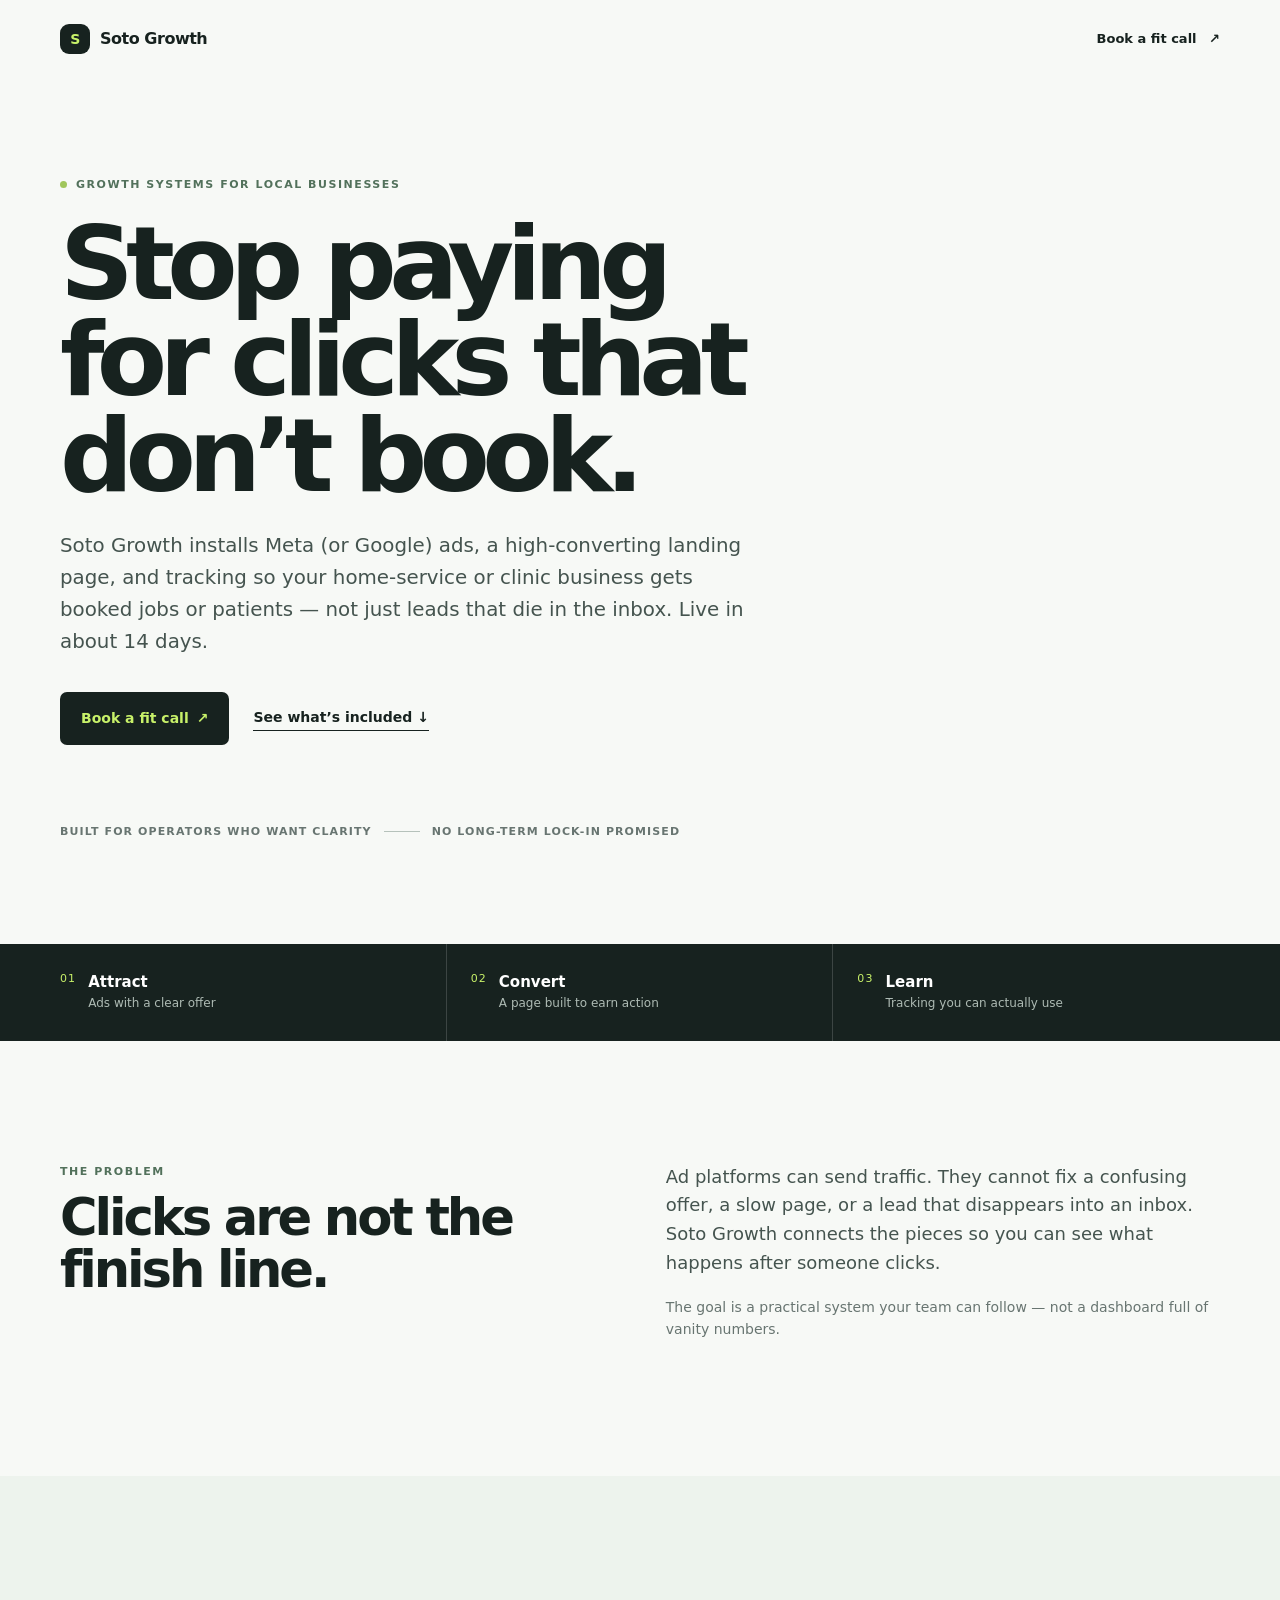
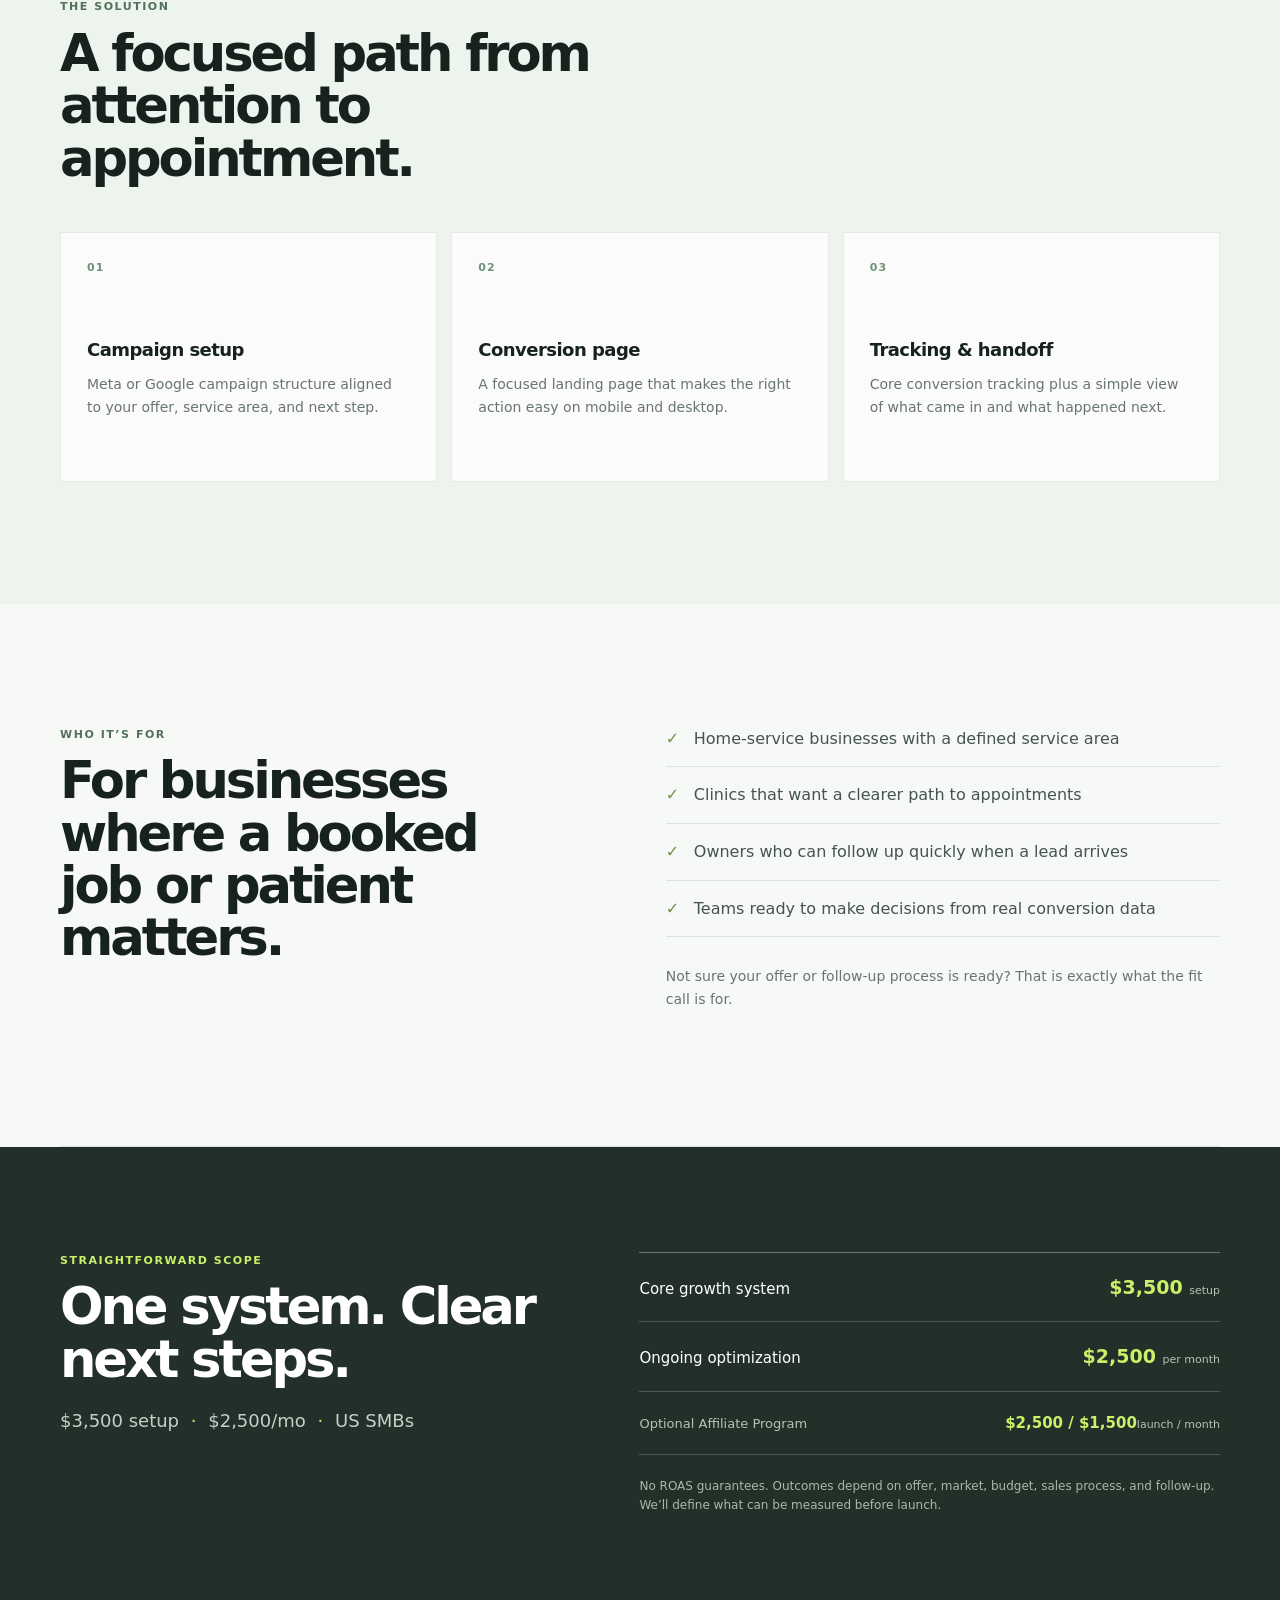
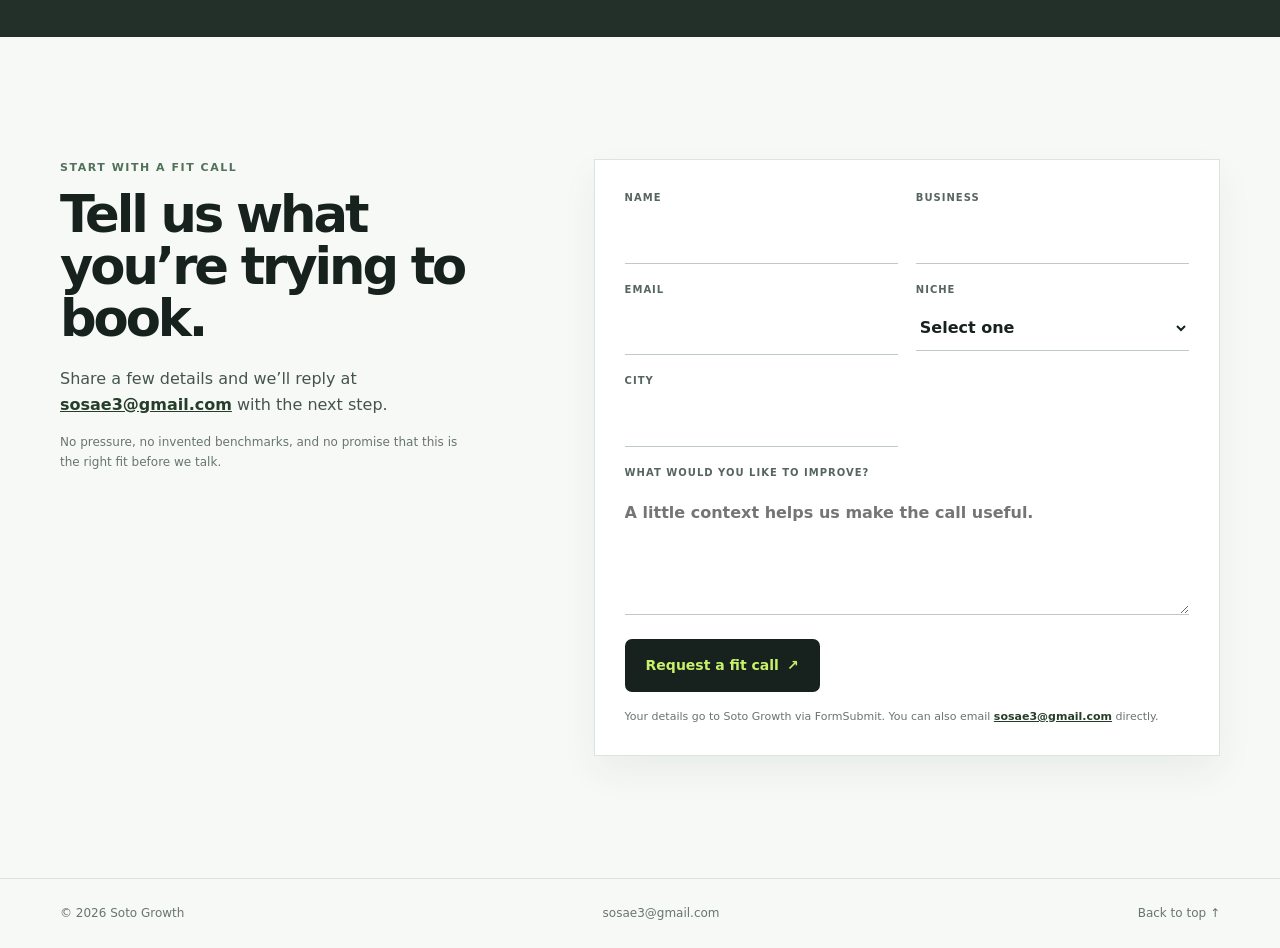
<file: index.html>
<!doctype html>
<html lang="en">
<head>
  <meta charset="utf-8">
  <meta name="viewport" content="width=device-width, initial-scale=1">
  <meta name="description" content="Soto Growth installs ads, landing pages, and tracking for home-service and clinic businesses.">
  <title>Soto Growth — Booked jobs, not dead leads</title>
  <link rel="stylesheet" href="styles.css">
</head>
<body>
  <header class="site-header">
    <a class="brand" href="#top" aria-label="Soto Growth home">
      <span class="brand-mark">S</span>
      <span>Soto Growth</span>
    </a>
    <a class="header-link" href="#fit-call">Book a fit call <span aria-hidden="true">↗</span></a>
  </header>

  <main id="top">
    <section class="hero wrap">
      <div class="eyebrow"><span class="eyebrow-dot"></span> Growth systems for local businesses</div>
      <h1>Stop paying for clicks that don’t book.</h1>
      <p class="hero-copy">Soto Growth installs Meta (or Google) ads, a high-converting landing page, and tracking so your home-service or clinic business gets booked jobs or patients — not just leads that die in the inbox. Live in about 14 days.</p>
      <div class="hero-actions">
        <a class="button button-primary" href="#fit-call">Book a fit call <span aria-hidden="true">↗</span></a>
        <a class="text-link" href="#how-it-works">See what’s included <span aria-hidden="true">↓</span></a>
      </div>
      <div class="trust-line"><span>Built for operators who want clarity</span><span class="line"></span><span>No long-term lock-in promised</span></div>
    </section>

    <section class="signal-band" aria-label="Soto Growth approach">
      <div class="wrap signal-grid">
        <div><span class="signal-number">01</span><strong>Attract</strong><span>Ads with a clear offer</span></div>
        <div><span class="signal-number">02</span><strong>Convert</strong><span>A page built to earn action</span></div>
        <div><span class="signal-number">03</span><strong>Learn</strong><span>Tracking you can actually use</span></div>
      </div>
    </section>

    <section class="section wrap two-col" id="how-it-works">
      <div>
        <p class="kicker">The problem</p>
        <h2>Clicks are not the finish line.</h2>
      </div>
      <div class="section-copy">
        <p>Ad platforms can send traffic. They cannot fix a confusing offer, a slow page, or a lead that disappears into an inbox. Soto Growth connects the pieces so you can see what happens after someone clicks.</p>
        <p class="muted">The goal is a practical system your team can follow — not a dashboard full of vanity numbers.</p>
      </div>
    </section>

    <section class="section section-tint">
      <div class="wrap">
        <p class="kicker">The solution</p>
        <h2>A focused path from attention to appointment.</h2>
        <div class="cards">
          <article class="card"><span class="card-index">01</span><h3>Campaign setup</h3><p>Meta or Google campaign structure aligned to your offer, service area, and next step.</p></article>
          <article class="card"><span class="card-index">02</span><h3>Conversion page</h3><p>A focused landing page that makes the right action easy on mobile and desktop.</p></article>
          <article class="card"><span class="card-index">03</span><h3>Tracking & handoff</h3><p>Core conversion tracking plus a simple view of what came in and what happened next.</p></article>
        </div>
      </div>
    </section>

    <section class="section wrap two-col who-section">
      <div>
        <p class="kicker">Who it’s for</p>
        <h2>For businesses where a booked job or patient matters.</h2>
      </div>
      <div class="section-copy">
        <ul class="check-list">
          <li>Home-service businesses with a defined service area</li>
          <li>Clinics that want a clearer path to appointments</li>
          <li>Owners who can follow up quickly when a lead arrives</li>
          <li>Teams ready to make decisions from real conversion data</li>
        </ul>
        <p class="muted">Not sure your offer or follow-up process is ready? That is exactly what the fit call is for.</p>
      </div>
    </section>

    <section class="section pricing-section">
      <div class="wrap pricing-layout">
        <div>
          <p class="kicker">Straightforward scope</p>
          <h2>One system. Clear next steps.</h2>
          <p class="section-copy">$3,500 setup <span class="dot-separator">·</span> $2,500/mo <span class="dot-separator">·</span> US SMBs</p>
        </div>
        <div class="price-card">
          <div class="price-row"><span>Core growth system</span><strong>$3,500 <small>setup</small></strong></div>
          <div class="price-row"><span>Ongoing optimization</span><strong>$2,500 <small>per month</small></strong></div>
          <div class="price-row optional"><span>Optional Affiliate Program</span><strong>$2,500 / $1,500<small>launch / month</small></strong></div>
          <p class="fine-print">No ROAS guarantees. Outcomes depend on offer, market, budget, sales process, and follow-up. We’ll define what can be measured before launch.</p>
        </div>
      </div>
    </section>

    <section class="section wrap fit-section" id="fit-call">
      <div class="fit-intro">
        <p class="kicker">Start with a fit call</p>
        <h2>Tell us what you’re trying to book.</h2>
        <p>Share a few details and we’ll reply at <a href="mailto:sosae3@gmail.com">sosae3@gmail.com</a> with the next step.</p>
        <p class="muted small">No pressure, no invented benchmarks, and no promise that this is the right fit before we talk.</p>
      </div>
      <form class="fit-form" action="https://formsubmit.co/sosae3@gmail.com" method="POST">
        <input type="hidden" name="_subject" value="New Soto Growth fit-call request">
        <input type="hidden" name="_next" value="https://sotoe3.github.io/soto-growth/thanks.html">
        <input type="hidden" name="_template" value="table">
        <input type="text" name="_honey" tabindex="-1" autocomplete="off" class="honeypot" aria-hidden="true">
        <div class="field-grid">
          <label> name <input type="text" name="name" autocomplete="name" required></label>
          <label> business <input type="text" name="business" autocomplete="organization" required></label>
          <label> email <input type="email" name="email" autocomplete="email" required></label>
          <label> niche
            <select name="niche" required>
              <option value="" selected disabled>Select one</option>
              <option>Home services</option>
              <option>Clinic</option>
              <option>Other</option>
            </select>
          </label>
          <label> city <input type="text" name="city" autocomplete="address-level2" required></label>
          <label class="full-width"> what would you like to improve? <textarea name="notes" rows="4" placeholder="A little context helps us make the call useful."></textarea></label>
        </div>
        <button class="button button-primary" type="submit">Request a fit call <span aria-hidden="true">↗</span></button>
        <p class="form-note">Your details go to Soto Growth via FormSubmit. You can also email <a href="mailto:sosae3@gmail.com">sosae3@gmail.com</a> directly.</p>
      </form>
    </section>
  </main>

  <footer class="site-footer">
    <div class="wrap footer-inner"><span>© 2026 Soto Growth</span><a href="mailto:sosae3@gmail.com">sosae3@gmail.com</a><a href="#top">Back to top ↑</a></div>
  </footer>
</body>
</html>
</file>
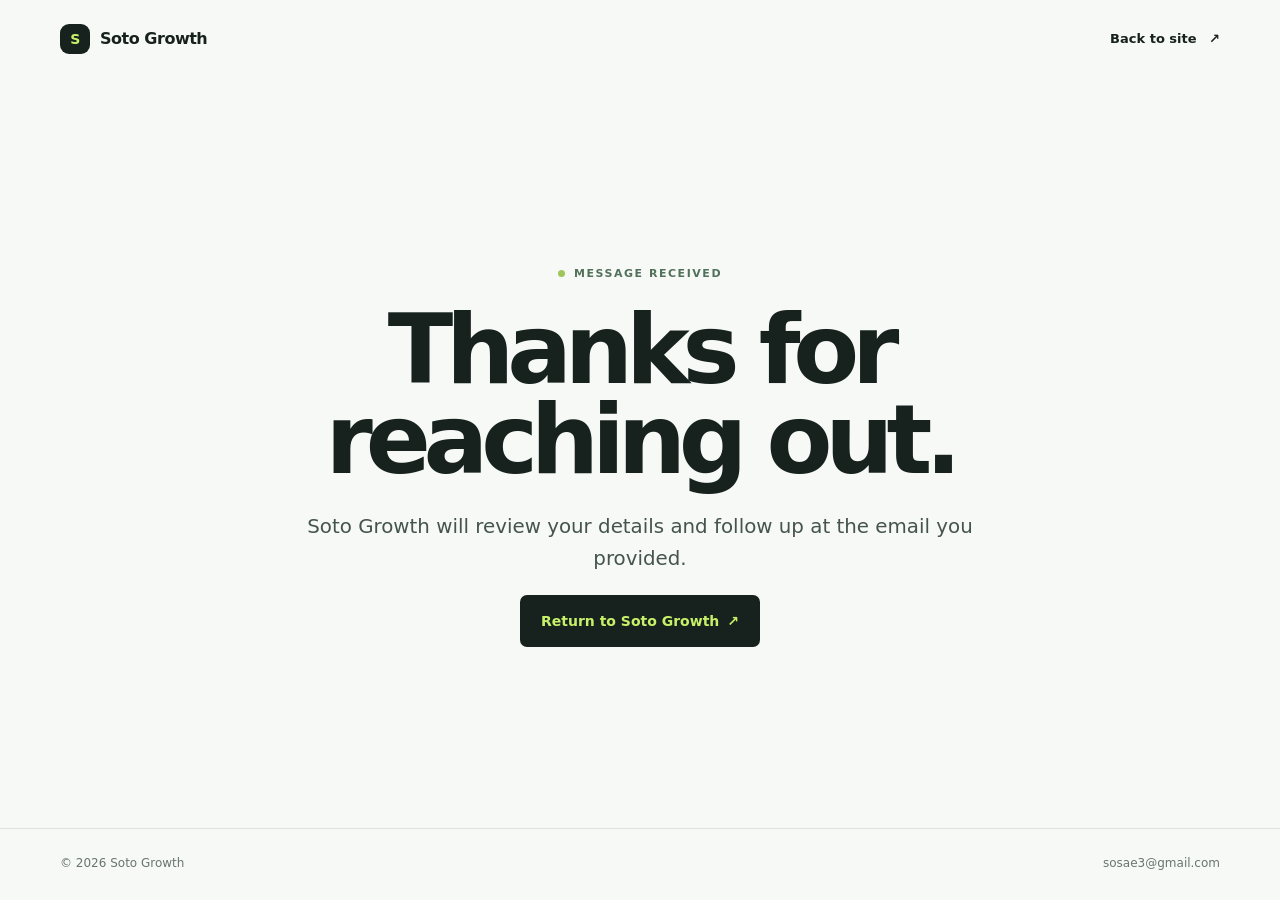
<file: thanks.html>
<!doctype html>
<html lang="en">
<head>
  <meta charset="utf-8">
  <meta name="viewport" content="width=device-width, initial-scale=1">
  <meta name="description" content="Thanks for contacting Soto Growth.">
  <title>Thanks — Soto Growth</title>
  <link rel="stylesheet" href="styles.css">
</head>
<body>
  <header class="site-header"><a class="brand" href="index.html"><span class="brand-mark">S</span><span>Soto Growth</span></a><a class="header-link" href="index.html">Back to site <span aria-hidden="true">↗</span></a></header>
  <main class="wrap" style="min-height: calc(100vh - 150px); display: grid; place-items: center; text-align: center;">
    <section>
      <div class="eyebrow" style="justify-content: center;"><span class="eyebrow-dot"></span> Message received</div>
      <h1 style="font-size: clamp(3rem, 9vw, 6rem); margin-inline: auto;">Thanks for reaching out.</h1>
      <p class="hero-copy" style="margin-inline: auto;">Soto Growth will review your details and follow up at the email you provided.</p>
      <a class="button button-primary" href="index.html">Return to Soto Growth <span aria-hidden="true">↗</span></a>
    </section>
  </main>
  <footer class="site-footer"><div class="wrap footer-inner"><span>© 2026 Soto Growth</span><a href="mailto:sosae3@gmail.com">sosae3@gmail.com</a></div></footer>
</body>
</html>
</file>
<file: styles.css>
:root {
  --ink: #17221f;
  --muted: #687571;
  --line: #dce4df;
  --paper: #f7f9f6;
  --white: #ffffff;
  --accent: #c8f169;
  --accent-deep: #263e29;
  --tint: #edf3ed;
  --max: 1160px;
}
* { box-sizing: border-box; }
html { scroll-behavior: smooth; }
body { margin: 0; color: var(--ink); background: var(--paper); font-family: Inter, ui-sans-serif, system-ui, -apple-system, BlinkMacSystemFont, "Segoe UI", sans-serif; font-size: 16px; line-height: 1.6; }
a { color: inherit; }
.wrap { width: min(calc(100% - 40px), var(--max)); margin-inline: auto; }
.site-header { width: min(calc(100% - 40px), var(--max)); margin: 0 auto; height: 78px; display: flex; justify-content: space-between; align-items: center; }
.brand { display: inline-flex; align-items: center; gap: 10px; font-weight: 750; letter-spacing: -.03em; text-decoration: none; }
.brand-mark { display: grid; place-items: center; width: 30px; height: 30px; border-radius: 9px; background: var(--ink); color: var(--accent); font-size: 14px; font-weight: 800; }
.header-link { font-size: 13px; font-weight: 700; text-decoration: none; }
.header-link span, .button span { margin-left: 8px; }
.hero { padding: 92px 0 104px; }
.eyebrow, .kicker { color: #52715b; text-transform: uppercase; letter-spacing: .14em; font-size: 11px; font-weight: 800; }
.eyebrow { display: inline-flex; align-items: center; gap: 9px; }
.eyebrow-dot { width: 7px; height: 7px; border-radius: 50%; background: #a0c65b; }
h1, h2, h3, p { margin-top: 0; }
h1 { max-width: 750px; margin: 20px 0 26px; font-size: clamp(3rem, 8vw, 6.7rem); line-height: .94; letter-spacing: -.075em; font-weight: 760; }
h2 { max-width: 610px; margin-bottom: 22px; font-size: clamp(2rem, 4vw, 3.7rem); line-height: 1.02; letter-spacing: -.06em; font-weight: 730; }
h3 { margin-bottom: 8px; font-size: 18px; letter-spacing: -.03em; }
.hero-copy { max-width: 690px; color: #45544f; font-size: clamp(1.05rem, 2vw, 1.24rem); line-height: 1.6; }
.hero-actions { display: flex; align-items: center; flex-wrap: wrap; gap: 24px; margin-top: 35px; }
.button { display: inline-flex; align-items: center; justify-content: center; border: 0; border-radius: 7px; padding: 15px 21px; cursor: pointer; font: inherit; font-size: 14px; font-weight: 800; text-decoration: none; transition: transform .18s ease, box-shadow .18s ease; }
.button:hover { transform: translateY(-2px); box-shadow: 0 8px 20px rgba(23,34,31,.12); }
.button-primary { background: var(--ink); color: var(--accent); }
.text-link { font-size: 14px; font-weight: 700; text-decoration: none; border-bottom: 1px solid var(--ink); padding-bottom: 2px; }
.trust-line { display: flex; align-items: center; gap: 12px; margin-top: 78px; color: var(--muted); font-size: 11px; text-transform: uppercase; letter-spacing: .1em; font-weight: 700; }
.line { width: 36px; height: 1px; background: #b6c2bb; }
.signal-band { background: var(--ink); color: var(--white); }
.signal-grid { display: grid; grid-template-columns: repeat(3, 1fr); }
.signal-grid > div { display: grid; grid-template-columns: auto 1fr; column-gap: 12px; padding: 26px 20px 27px 0; border-right: 1px solid rgba(255,255,255,.16); }
.signal-grid > div + div { padding-left: 24px; }
.signal-grid > div:last-child { border-right: 0; }
.signal-number { grid-row: span 2; color: var(--accent); font-size: 11px; letter-spacing: .1em; }
.signal-grid strong { font-size: 15px; }
.signal-grid div span:last-child { color: #aebbb4; font-size: 12px; }
.section { padding-top: 122px; padding-bottom: 122px; }
.two-col { display: grid; grid-template-columns: minmax(0, .95fr) minmax(0, 1.05fr); gap: 9%; }
.section-copy { color: #45544f; font-size: 18px; }
.section-copy .muted, .muted { color: var(--muted); font-size: 14px; }
.section-tint { background: var(--tint); }
.cards { display: grid; grid-template-columns: repeat(3, 1fr); gap: 14px; margin-top: 48px; }
.card { min-height: 250px; padding: 26px; background: rgba(255,255,255,.72); border: 1px solid rgba(82,113,91,.12); }
.card-index { display: block; margin-bottom: 60px; color: #71917a; font-size: 11px; font-weight: 800; letter-spacing: .1em; }
.card p { color: var(--muted); font-size: 14px; }
.who-section { border-bottom: 1px solid var(--line); }
.check-list { list-style: none; padding: 0; margin: 0 0 28px; }
.check-list li { position: relative; padding: 0 0 15px 28px; border-bottom: 1px solid var(--line); margin-bottom: 15px; font-size: 16px; }
.check-list li::before { content: "✓"; position: absolute; left: 0; color: #6d934e; font-weight: 800; }
.pricing-section { padding-top: 105px; background: #223029; color: var(--white); }
.pricing-layout { display: grid; grid-template-columns: .9fr 1.1fr; gap: 9%; align-items: start; }
.pricing-section .kicker { color: var(--accent); }
.pricing-section .section-copy { color: #c6d0ca; }
.dot-separator { color: var(--accent); padding-inline: 6px; }
.price-card { border-top: 1px solid rgba(255,255,255,.33); }
.price-row { display: flex; justify-content: space-between; align-items: baseline; gap: 20px; padding: 19px 0; border-bottom: 1px solid rgba(255,255,255,.2); font-size: 15px; }
.price-row strong { color: var(--accent); font-size: 19px; white-space: nowrap; }
.price-row small { color: #b5c3b9; font-size: 11px; font-weight: 500; }
.price-row.optional { color: #b5c3b9; font-size: 13px; }
.price-row.optional strong { font-size: 15px; }
.fine-print { margin: 22px 0 0; color: #aab9af; font-size: 12px; }
.fit-section { display: grid; grid-template-columns: .8fr 1.2fr; gap: 10%; }
.fit-intro p:not(.kicker):not(.muted) { color: #45544f; }
.fit-intro a, .fit-form a { color: var(--accent-deep); font-weight: 700; }
.fit-form { padding: 30px; background: var(--white); border: 1px solid var(--line); box-shadow: 0 16px 35px rgba(29,48,37,.06); }
.field-grid { display: grid; grid-template-columns: 1fr 1fr; gap: 18px; margin-bottom: 24px; }
label { color: #56655e; text-transform: uppercase; letter-spacing: .1em; font-size: 10px; font-weight: 800; }
input, select, textarea { display: block; width: 100%; margin-top: 7px; padding: 12px 0; border: 0; border-bottom: 1px solid #bfcac1; border-radius: 0; outline: 0; background: transparent; color: var(--ink); font: inherit; font-size: 16px; text-transform: none; letter-spacing: normal; }
textarea { resize: vertical; }
input:focus, select:focus, textarea:focus { border-color: #567b5c; box-shadow: 0 1px 0 #567b5c; }
.full-width { grid-column: 1 / -1; }
.honeypot { position: absolute; left: -9999px; width: 1px; height: 1px; opacity: 0; }
.form-note { margin: 16px 0 0; color: var(--muted); font-size: 11px; }
.site-footer { border-top: 1px solid var(--line); padding: 25px 0; color: var(--muted); font-size: 12px; }
.footer-inner { display: flex; justify-content: space-between; gap: 20px; }
.footer-inner a { text-decoration: none; }
.small { font-size: 12px !important; }
@media (max-width: 720px) {
  .wrap, .site-header { width: min(calc(100% - 30px), var(--max)); }
  .site-header { height: 68px; }
  .header-link { font-size: 12px; }
  .hero { padding: 70px 0 76px; }
  h1 { font-size: clamp(3.3rem, 16vw, 5rem); }
  .trust-line { margin-top: 58px; flex-wrap: wrap; }
  .signal-grid { grid-template-columns: 1fr; }
  .signal-grid > div, .signal-grid > div + div { padding: 19px 0; border-right: 0; border-bottom: 1px solid rgba(255,255,255,.16); }
  .signal-grid > div:last-child { border-bottom: 0; }
  .section { padding-top: 80px; padding-bottom: 80px; }
  .two-col, .pricing-layout, .fit-section { grid-template-columns: 1fr; gap: 36px; }
  .cards { grid-template-columns: 1fr; margin-top: 32px; }
  .card { min-height: auto; }
  .card-index { margin-bottom: 28px; }
  .pricing-section { padding-top: 80px; }
  .fit-form { padding: 22px 18px; }
  .field-grid { grid-template-columns: 1fr; gap: 16px; }
  .full-width { grid-column: auto; }
  .footer-inner { flex-wrap: wrap; }
}
</file>
